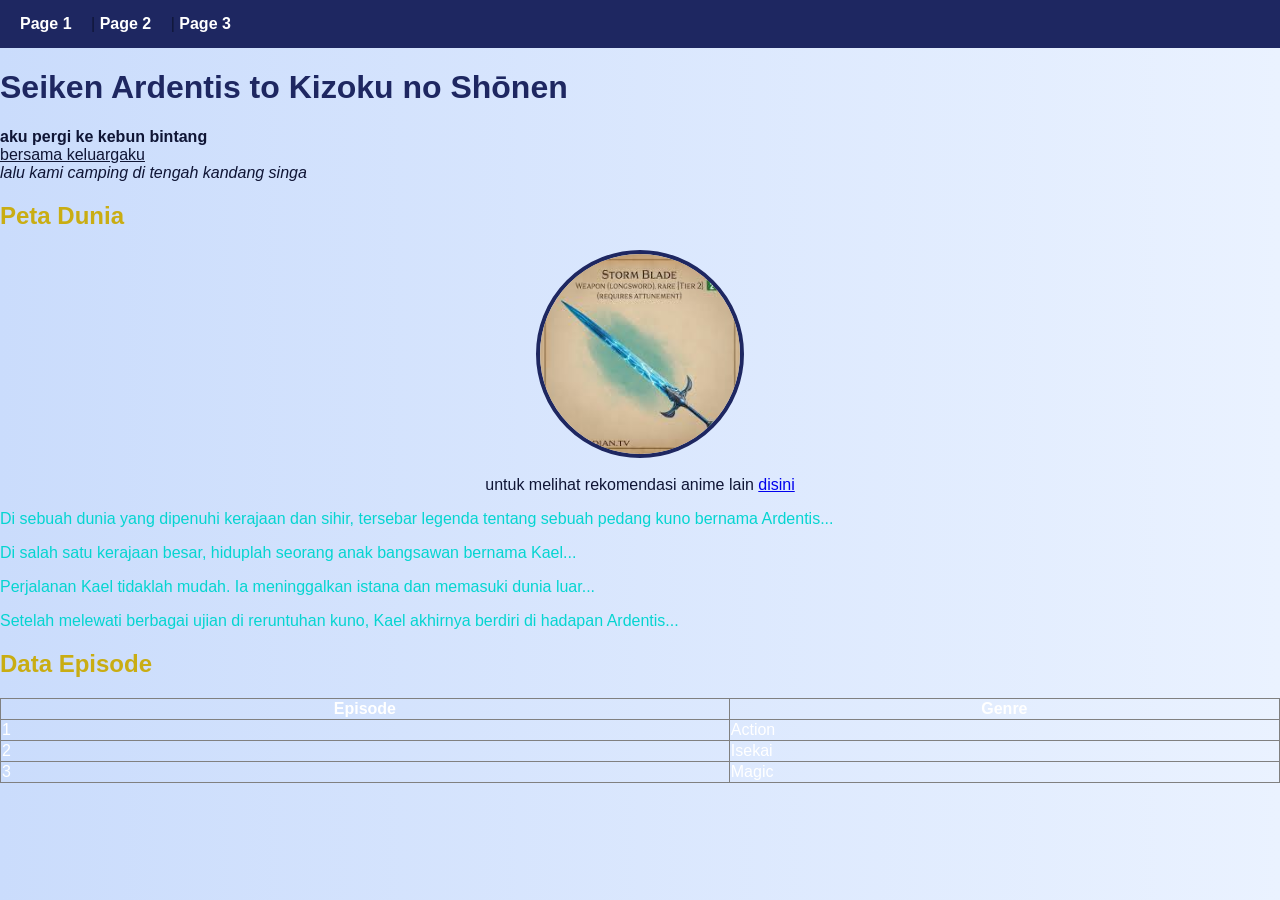
<file: images/index.html>
<html>
<head>
    <title>My first web page</title>
    <style>
    body {
        font-family: Arial, sans-serif;
        margin: 0;
        padding: 0;
        background: linear-gradient(to right, #CADCFC, #EAF2FF);
        color: #0F1535;
    }

    nav {
        background-color: #1E2761;
        padding: 15px 20px;
    }

    nav a {
        color: white;
        text-decoration: none;
        margin-right: 15px;
        font-weight: bold;
    }

    nav a:hover {
        color: #CADCFC;
    }

    .container {
        padding: 40px;
    }

    h1 {
        color: #1E2761;
    }

    img {
        border-radius: 50%;
        border: 4px solid #1E2761;
    }
</style>
</head>

<body>

    <nav>
        <a href="index.html">Page 1</a> |
        <a href="page2.html">Page 2</a> |
        <a href="page3.html">Page 3</a>
    </nav>

    <h1>
        Seiken Ardentis to Kizoku no Shōnen
    </h1>

    <b>aku pergi ke kebun bintang</b><br>
    <u>bersama keluargaku</u><br>
    <i>lalu kami camping di tengah kandang singa</i>

    <h2 style="color:rgb(201, 173, 19)">Peta Dunia</h2>

    <center>
    <img src="images/swordmagic.jpg" width="200" height="200">
    
    <br><br>

    untuk melihat rekomendasi anime lain
    <a href="https://www.haibunda.com/trending/20260429111137-93-390875/25-rekomendasi-anime-isekai-overpower-terbaik-dengan-tokoh-utama-super-kuat-tontonan-serua">
        disini
    </a>
    </center>
    <p style="color:rgb(5, 213, 209)">
        Di sebuah dunia yang dipenuhi kerajaan dan sihir, tersebar legenda tentang sebuah pedang kuno bernama Ardentis...
    </p>

    <p style="color:rgb(5, 213, 209)">
        Di salah satu kerajaan besar, hiduplah seorang anak bangsawan bernama Kael...
    </p>

    <p style="color:rgb(5, 213, 209)">
        Perjalanan Kael tidaklah mudah. Ia meninggalkan istana dan memasuki dunia luar...
    </p>

    <p style="color:rgb(5, 213, 209)">
        Setelah melewati berbagai ujian di reruntuhan kuno, Kael akhirnya berdiri di hadapan Ardentis...
    </p>

    <h2 style="color:rgb(201, 173, 19)">Data Episode</h2>

    <table border="1" style="width:100%; color:white; border-collapse:collapse;">
        <tr>
            <th>Episode</th>
            <th>Genre</th>
        </tr>
        <tr>
            <td>1</td>
            <td>Action</td>
        </tr>
        <tr>
            <td>2</td>
            <td>Isekai</td>
        </tr>
        <tr>
            <td>3</td>
            <td>Magic</td>
        </tr>
    </table>

</body>
</html>
</file>
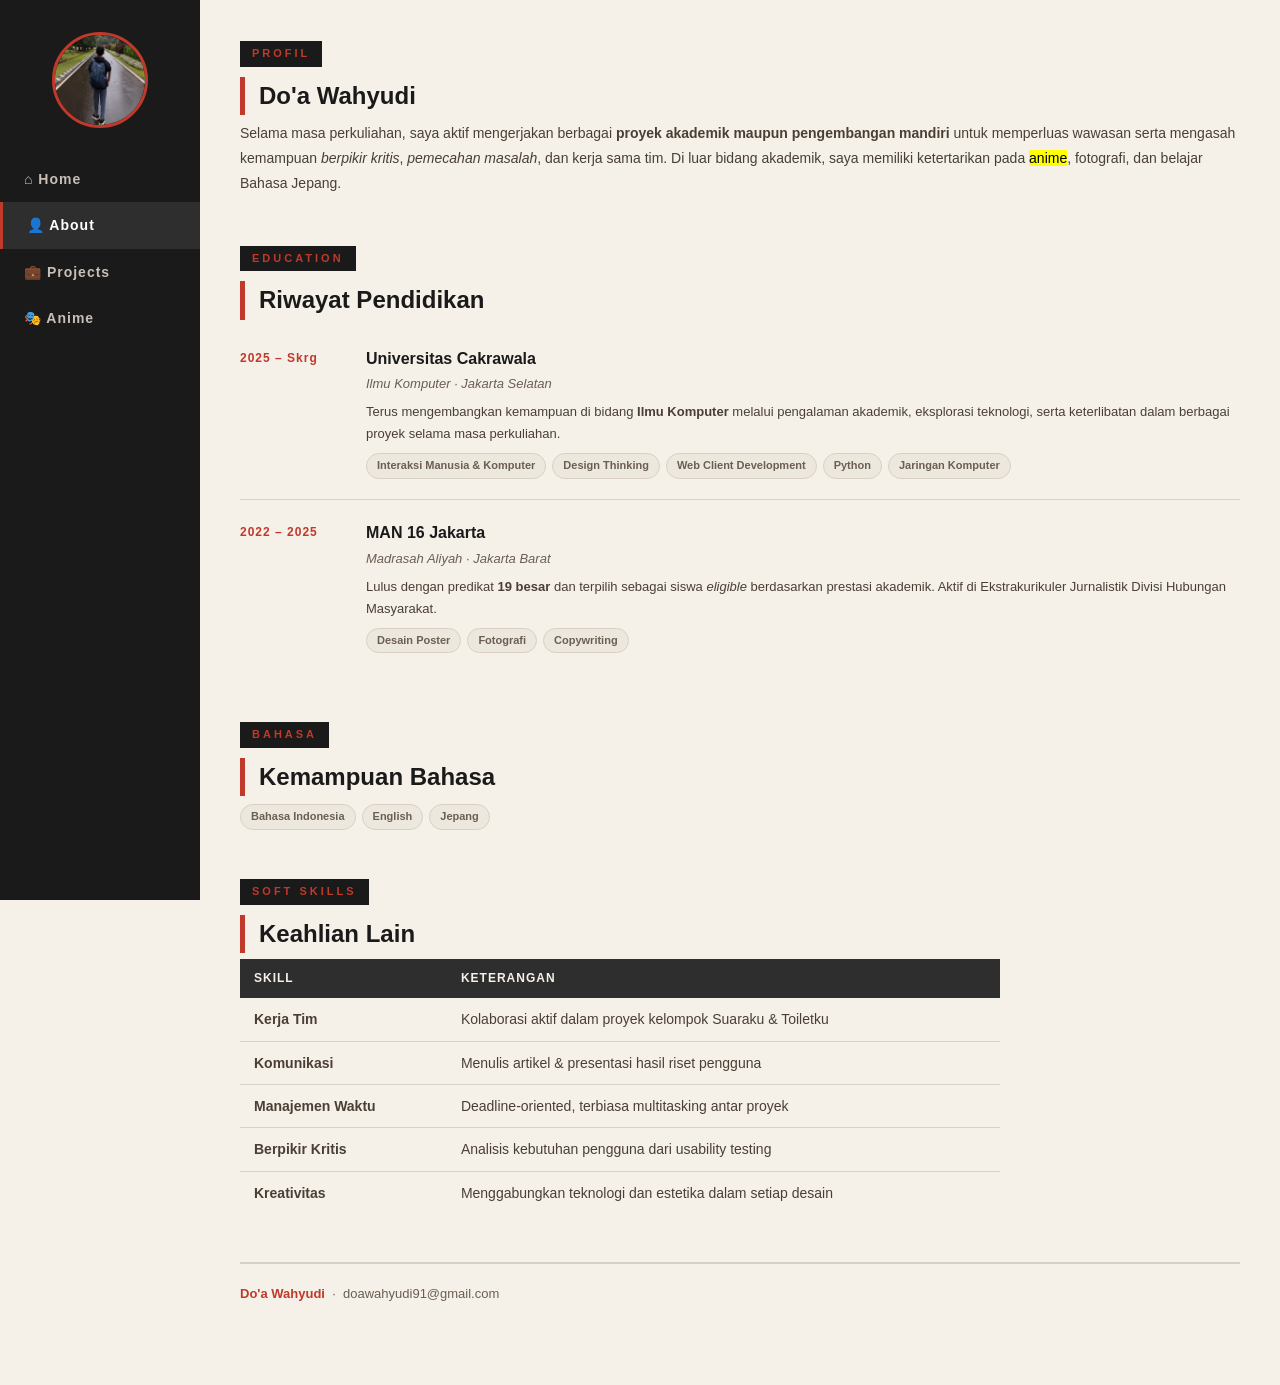
<file: about.html>
<!DOCTYPE html>
<html lang="id">
<head>
  <meta charset="UTF-8" />
  <meta name="viewport" content="width=device-width, initial-scale=1.0" />
  <title>About — Do'a Wahyudi</title>
  <link rel="stylesheet" href="style.css" />
</head>
<body class="page-about">

  <aside class="sidebar">
    <img class="sidebar-photo" src="images/belakang.jpeg" alt="Do'a Wahyudi" />
    <nav class="sidebar-nav" aria-label="Navigasi utama">
      <ul>
        <li><a href="index.html"><span aria-hidden="true">&#x2302;</span> Home</a></li>
        <li><a href="about.html" class="active" aria-current="page"> <span aria-hidden="true">&#x1F464;</span> About</a></li>
        <li><a href="projects.html"> <span aria-hidden="true">&#x1F4BC;</span> Projects</a></li>
        <li><a href="anime.html"> <span aria-hidden="true">&#x1F3AD;</span> Anime</a></li>
      </ul>
    </nav>
  </aside>

  <main class="content">
    <div class="container">

      <section>
        <span class="section-label">Profil</span>
        <h2>Do'a Wahyudi</h2>
        <div class="about-bio">
          <p>
          Selama masa perkuliahan, saya aktif mengerjakan berbagai
          <strong>proyek akademik maupun pengembangan mandiri</strong> untuk
          memperluas wawasan serta mengasah kemampuan
          <em>berpikir kritis</em>, <em>pemecahan masalah</em>, dan kerja sama tim.
          Di luar bidang akademik, saya memiliki ketertarikan pada
          <mark>anime</mark>, fotografi, dan belajar Bahasa Jepang.
          </p>  
        </div>
      </section>

      <section>
        <span class="section-label">Education</span>
        <h2>Riwayat Pendidikan</h2>

        <div class="edu-block">
          <div class="edu-year">2025 – Skrg</div>
          <div class="edu-info">
            <h3>Universitas Cakrawala</h3>
            <p class="sub">Ilmu Komputer · Jakarta Selatan</p>
            <p>
              Terus mengembangkan kemampuan di bidang <strong>Ilmu Komputer</strong>
              melalui pengalaman akademik, eksplorasi teknologi, serta keterlibatan
              dalam berbagai proyek selama masa perkuliahan.
            </p>
            <div class="tag-list">
              <span class="tag">Interaksi Manusia & Komputer</span>
              <span class="tag">Design Thinking</span>
              <span class="tag">Web Client Development</span>
              <span class="tag">Python</span>
              <span class="tag">Jaringan Komputer</span>
            </div>
          </div>
        </div>

        <div class="edu-block">
          <div class="edu-year">2022 – 2025</div>
          <div class="edu-info">
            <h3>MAN 16 Jakarta</h3>
            <p class="sub">Madrasah Aliyah · Jakarta Barat</p>
            <p>
              Lulus dengan predikat <strong>19 besar</strong> dan terpilih sebagai
              siswa <em>eligible</em> berdasarkan prestasi akademik. Aktif di
              Ekstrakurikuler Jurnalistik Divisi Hubungan Masyarakat.
            </p>
            <div class="tag-list">
              <span class="tag">Desain Poster</span>
              <span class="tag">Fotografi</span>
              <span class="tag">Copywriting</span>
            </div>
          </div>
        </div>
      </section>

      <section>
        <span class="section-label">Bahasa</span>
        <h2>Kemampuan Bahasa</h2>
        <div class="tag-list">
          <span class="tag">Bahasa Indonesia</span>
          <span class="tag">English</span>
          <span class="tag">Jepang</span>
        </div>
      </section>

      <section>
        <span class="section-label">Soft Skills</span>
        <h2>Keahlian Lain</h2>
        <div class="table-wrap">
          <table>
            <thead>
              <tr>
                <th>Skill</th>
                <th>Keterangan</th>
              </tr>
            </thead>
            <tbody>
              <tr>
                <td><strong>Kerja Tim</strong></td>
                <td>Kolaborasi aktif dalam proyek kelompok Suaraku & Toiletku</td>
              </tr>
              <tr>
                <td><strong>Komunikasi</strong></td>
                <td>Menulis artikel & presentasi hasil riset pengguna</td>
              </tr>
              <tr>
                <td><strong>Manajemen Waktu</strong></td>
                <td>Deadline-oriented, terbiasa multitasking antar proyek</td>
              </tr>
              <tr>
                <td><strong>Berpikir Kritis</strong></td>
                <td>Analisis kebutuhan pengguna dari usability testing</td>
              </tr>
              <tr>
                <td><strong>Kreativitas</strong></td>
                <td>Menggabungkan teknologi dan estetika dalam setiap desain</td>
              </tr>
            </tbody>
          </table>
        </div>
      </section>

      <footer>
        <strong>Do'a Wahyudi</strong> &nbsp;·&nbsp; doawahyudi91@gmail.com
      </footer>

    </div>
  </main>

</body>
</html>
</file>
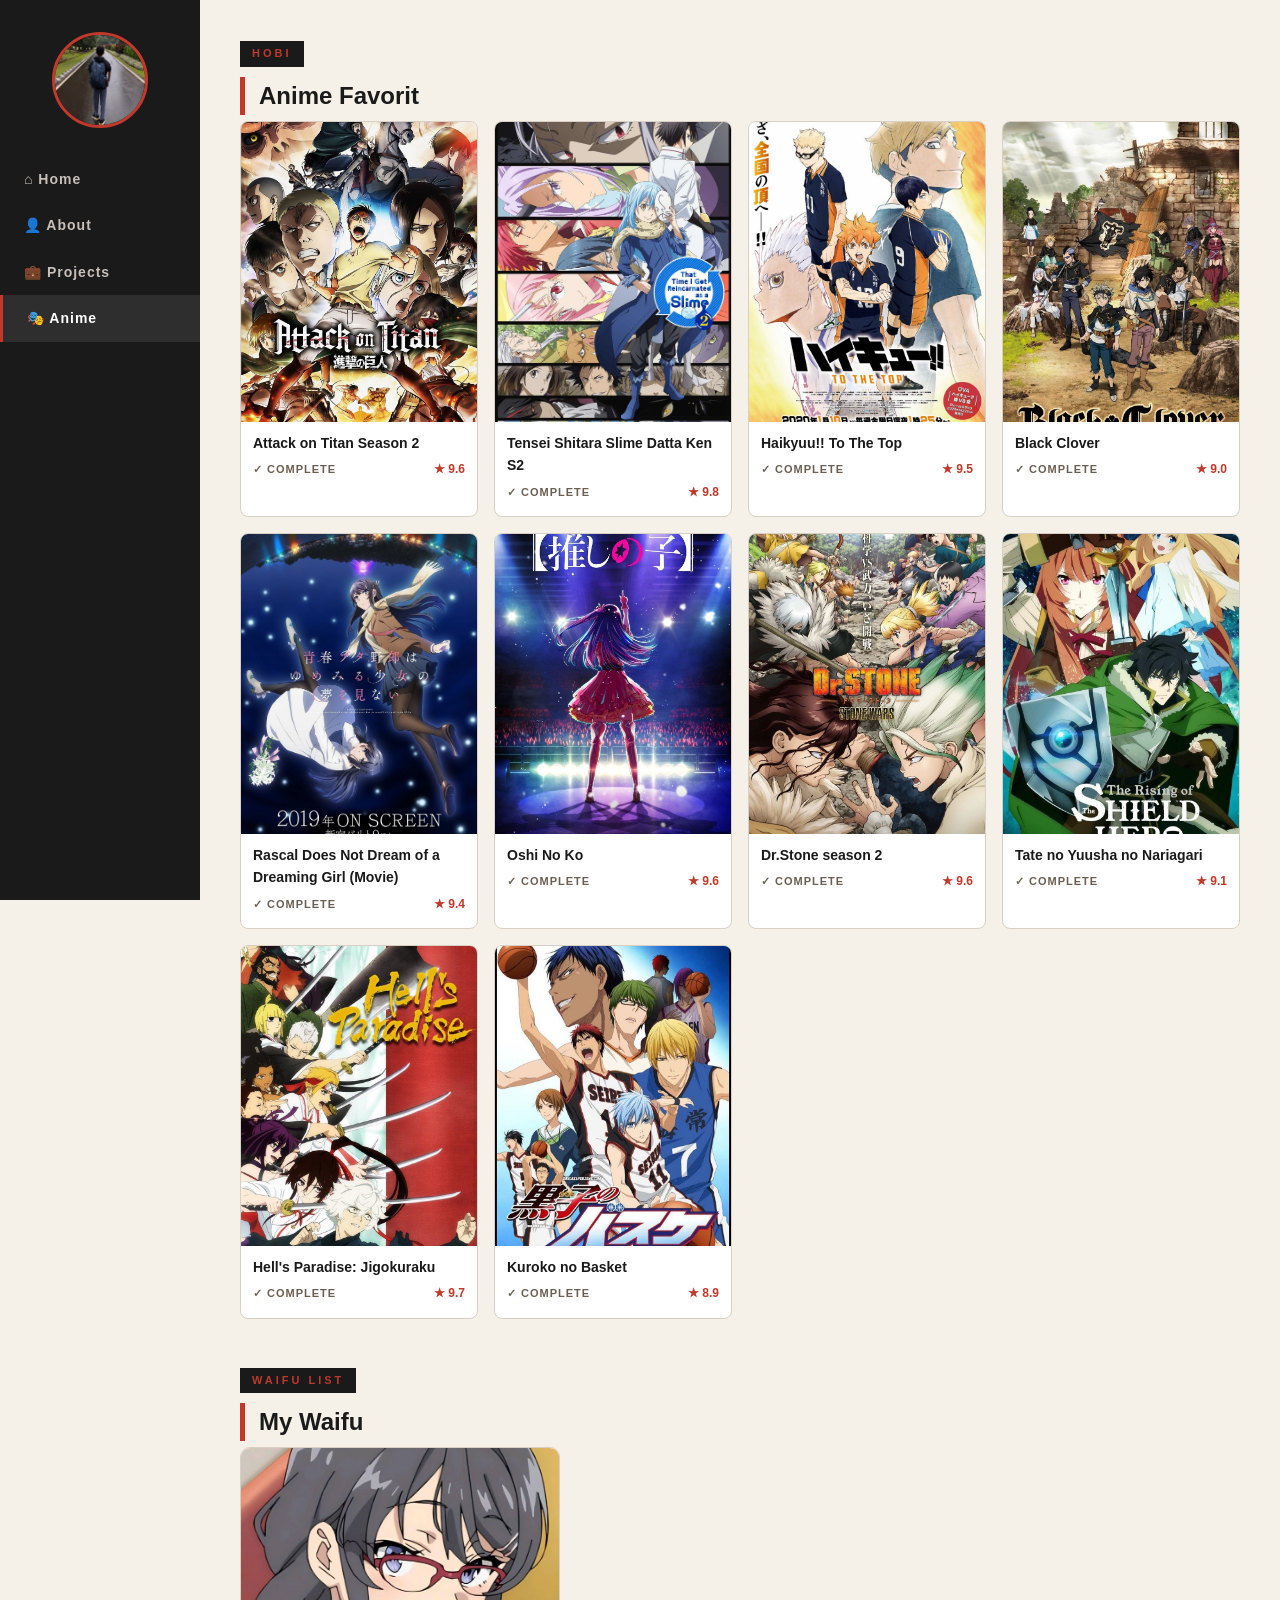
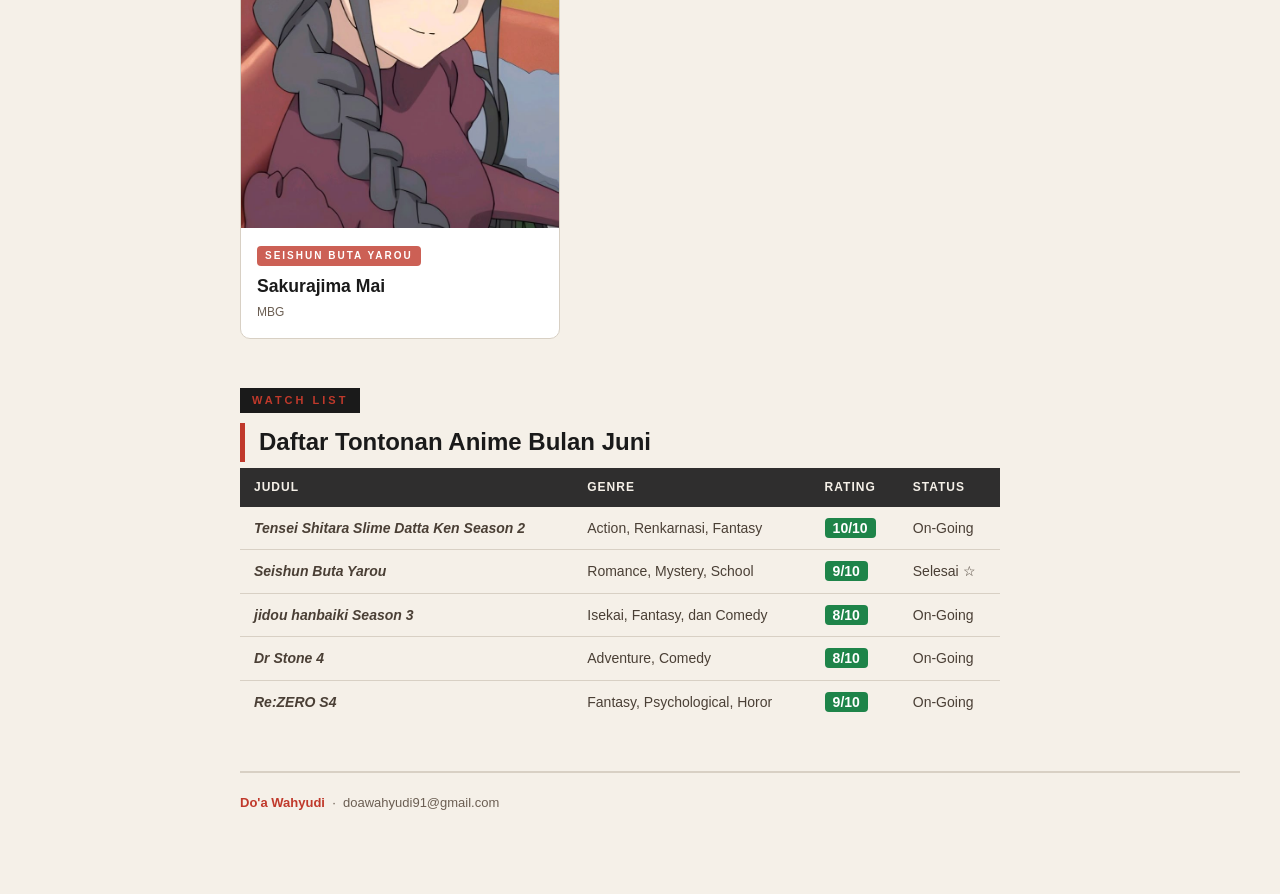
<file: anime.html>
<!DOCTYPE html>
<html lang="id">
<head>
  <meta charset="UTF-8" />
  <meta name="viewport" content="width=device-width, initial-scale=1.0" />
  <title>Anime — Do'a Wahyudi</title>
  <link rel="stylesheet" href="style.css" />
</head>
<body class="page-anime">

  <aside class="sidebar">
    <img class="sidebar-photo" src="images/belakang.jpeg" alt="Do'a Wahyudi" />
    <nav class="sidebar-nav" aria-label="Navigasi utama">
      <ul>
        <li><a href="index.html"><span aria-hidden="true">&#x2302;</span> Home</a></li>
        <li><a href="about.html"> <span aria-hidden="true">&#x1F464;</span> About</a></li>
        <li><a href="projects.html"> <span aria-hidden="true">&#x1F4BC;</span> Projects</a></li>
        <li><a href="anime.html" class="active" aria-current="page"> <span aria-hidden="true">&#x1F3AD;</span> Anime</a></li>
      </ul>
    </nav>
  </aside>

  <main class="content">
    <div class="container">

      <section>
        <span class="section-label">Hobi</span>
        <h2>Anime Favorit</h2>
        <div class="anime-grid">

          <article class="anime-card">
            <a href="https://myanimelist.net/anime/25777/Shingeki_no_Kyojin_Season_2" target="_blank" rel="noopener noreferrer">
              <img class="anime-img" src="images/aot.jpg" alt="Attack on Titan S2" />
              <div class="anime-info">
                <p class="anime-title">Attack on Titan Season 2</p>
                <div class="anime-meta">
                  <span class="anime-status">✓ Complete</span>
                  <span class="anime-rating">★ 9.6</span>
                </div>
              </div>
            </a>
          </article>

          <article class="anime-card">
            <a href="https://myanimelist.net/anime/41487/Tensei_shitara_Slime_Datta_Ken_2nd_Season_Part_2" target="_blank" rel="noopener noreferrer">
              <img class="anime-img" src="images/rimurus2.jpg" alt="Tensei Slime S2" />
              <div class="anime-info">
                <p class="anime-title">Tensei Shitara Slime Datta Ken S2</p>
                <div class="anime-meta">
                  <span class="anime-status">✓ Complete</span>
                  <span class="anime-rating">★ 9.8</span>
                </div>
              </div>
            </a>
          </article>

          <article class="anime-card">
            <a href="https://myanimelist.net/anime/40776/Haikyuu_To_the_Top_Part_2" target="_blank" rel="noopener noreferrer">
              <img class="anime-img" src="images/haikyuus4.jpg" alt="Haikyuu To The Top" />
              <div class="anime-info">
                <p class="anime-title">Haikyuu!! To The Top</p>
                <div class="anime-meta">
                  <span class="anime-status">✓ Complete</span>
                  <span class="anime-rating">★ 9.5</span>
                </div>
              </div>
            </a>
          </article>

          <article class="anime-card">
            <a href="https://myanimelist.net/anime/34572/Black_Clover" target="_blank" rel="noopener noreferrer">
              <img class="anime-img" src="images/blackclover.jpg" alt="Black Clover" />
              <div class="anime-info">
                <p class="anime-title">Black Clover</p>
                <div class="anime-meta">
                  <span class="anime-status">✓ Complete</span>
                  <span class="anime-rating">★ 9.0</span>
                </div>
              </div>
            </a>
          </article>

          <article class="anime-card">
            <a href="https://myanimelist.net/anime/38329/Seishun_Buta_Yarou_wa_Yumemiru_Shoujo_no_Yume_wo_Minai" target="_blank" rel="noopener noreferrer">
              <img class="anime-img" src="images/rascal.jpg" alt="Rascal" />
              <div class="anime-info">
                <p class="anime-title">Rascal Does Not Dream of a Dreaming Girl (Movie)</p>
                <div class="anime-meta">
                  <span class="anime-status">✓ Complete</span>
                  <span class="anime-rating">★ 9.4</span>
                </div>
              </div>
            </a>
          </article>

          <article class="anime-card">
            <a href="https://myanimelist.net/anime/52034/Oshi_no_Ko" target="_blank" rel="noopener noreferrer">
              <img class="anime-img" src="images/oshinoko.jpg" alt="Oshi No Ko" />
              <div class="anime-info">
                <p class="anime-title">Oshi No Ko</p>
                <div class="anime-meta">
                  <span class="anime-status">✓ Complete</span>
                  <span class="anime-rating">★ 9.6</span>
                </div>
              </div>
            </a>
          </article>

          <article class="anime-card">
            <a href="https://myanimelist.net/anime/40852/Dr_Stone__Stone_Wars?q=dr%20stone%20s2&cat=anime" target="_blank" rel="noopener noreferrer">
              <img class="anime-img" src="images/Drstones2.jpg" alt="Dr.Stone season 2" />
              <div class="anime-info">
                <p class="anime-title">Dr.Stone season 2</p>
                <div class="anime-meta">
                  <span class="anime-status">✓ Complete</span>
                  <span class="anime-rating">★ 9.6</span>
                </div>
              </div>
            </a>
          </article>

          <article class="anime-card">
            <a href="https://myanimelist.net/anime/35790/Tate_no_Yuusha_no_Nariagari" target="_blank" rel="noopener noreferrer">
              <img class="anime-img" src="images/tate.jpg" alt="Tate no Yuusha no Nariagari" />
              <div class="anime-info">
                <p class="anime-title">Tate no Yuusha no Nariagari</p>
                <div class="anime-meta">
                  <span class="anime-status">✓ Complete</span>
                  <span class="anime-rating">★ 9.1</span>
                </div>
              </div>
            </a>
          </article>

          <article class="anime-card">
            <a href="https://myanimelist.net/anime/46569/Jigokuraku?q=jigo&cat=anime" target="_blank" rel="noopener noreferrer">
              <img class="anime-img" src="images/jigroku.jpg" alt="Hell's Paradise: Jigokuraku" />
              <div class="anime-info">
                <p class="anime-title">Hell's Paradise: Jigokuraku</p>
                <div class="anime-meta">
                  <span class="anime-status">✓ Complete</span>
                  <span class="anime-rating">★ 9.7</span>
                </div>
              </div>
            </a>
          </article>

          <article class="anime-card">
            <a href="https://myanimelist.net/anime/11771/Kuroko_no_Basket" target="_blank" rel="noopener noreferrer">
              <img class="anime-img" src="images/kuroko.jpg" alt="Kuroko no Basket" />
              <div class="anime-info">
                <p class="anime-title">Kuroko no Basket</p>
                <div class="anime-meta">
                  <span class="anime-status">✓ Complete</span>
                  <span class="anime-rating">★ 8.9</span>
                </div>
              </div>
            </a>
          </article>

        </div>
      </section>

      <section>
        <span class="section-label">Waifu List</span>
        <h2>My Waifu</h2>
        <article class="waifu-card">
          <img class="waifu-img" src="images/waifu.jpg" alt="Sakurajima Mai" />
          <div class="waifu-info">
            <span class="tier-badge">Seishun Buta Yarou</span>
            <p class="waifu-name">Sakurajima Mai</p>
            <p class="waifu-from">MBG</p>
          </div>
        </article>
      </section>

      <section>
        <span class="section-label">Watch List</span>
        <h2>Daftar Tontonan Anime Bulan Juni</h2>
        <div class="table-wrap">
          <table class="watch-list">
            <thead>
              <tr>
                <th>Judul</th>
                <th>Genre</th>
                <th>Rating</th>
                <th>Status</th>
              </tr>
            </thead>
            <tbody>
              <tr>
                <td><strong><i>Tensei Shitara Slime Datta Ken Season 2</i></strong></td>
                <td>Action, Renkarnasi, Fantasy</td>
                <td><mark>10/10</mark></td>
                <td>On-Going</td>
              </tr>
              <tr>
                <td><strong><i>Seishun Buta Yarou</i></strong></td>
                <td>Romance, Mystery, School</td>
                <td><mark>9/10</mark></td>
                <td>Selesai &#x2606;</td>
              </tr>
              <tr>
                <td><strong><i>jidou hanbaiki Season 3</i></strong></td>
                <td>Isekai, Fantasy, dan Comedy</td>
                <td><mark>8/10</mark></td>
                <td>On-Going</td>
              </tr>
              <tr>
                <td><strong><i>Dr Stone 4</i></strong></td>
                <td>Adventure, Comedy</td>
                <td><mark>8/10</mark></td>
                <td>On-Going</td>
              </tr>
              <tr>
                <td><strong><i>Re:ZERO S4</i></strong></td>
                <td>Fantasy, Psychological, Horor</td>
                <td><mark>9/10</mark></td>
                <td>On-Going</td>
              </tr>
            </tbody>
          </table>
        </div>
      </section>

      <footer>
        <strong>Do'a Wahyudi</strong> &nbsp;·&nbsp; doawahyudi91@gmail.com
      </footer>

    </div>
  </main>

</body>
</html>
</file>
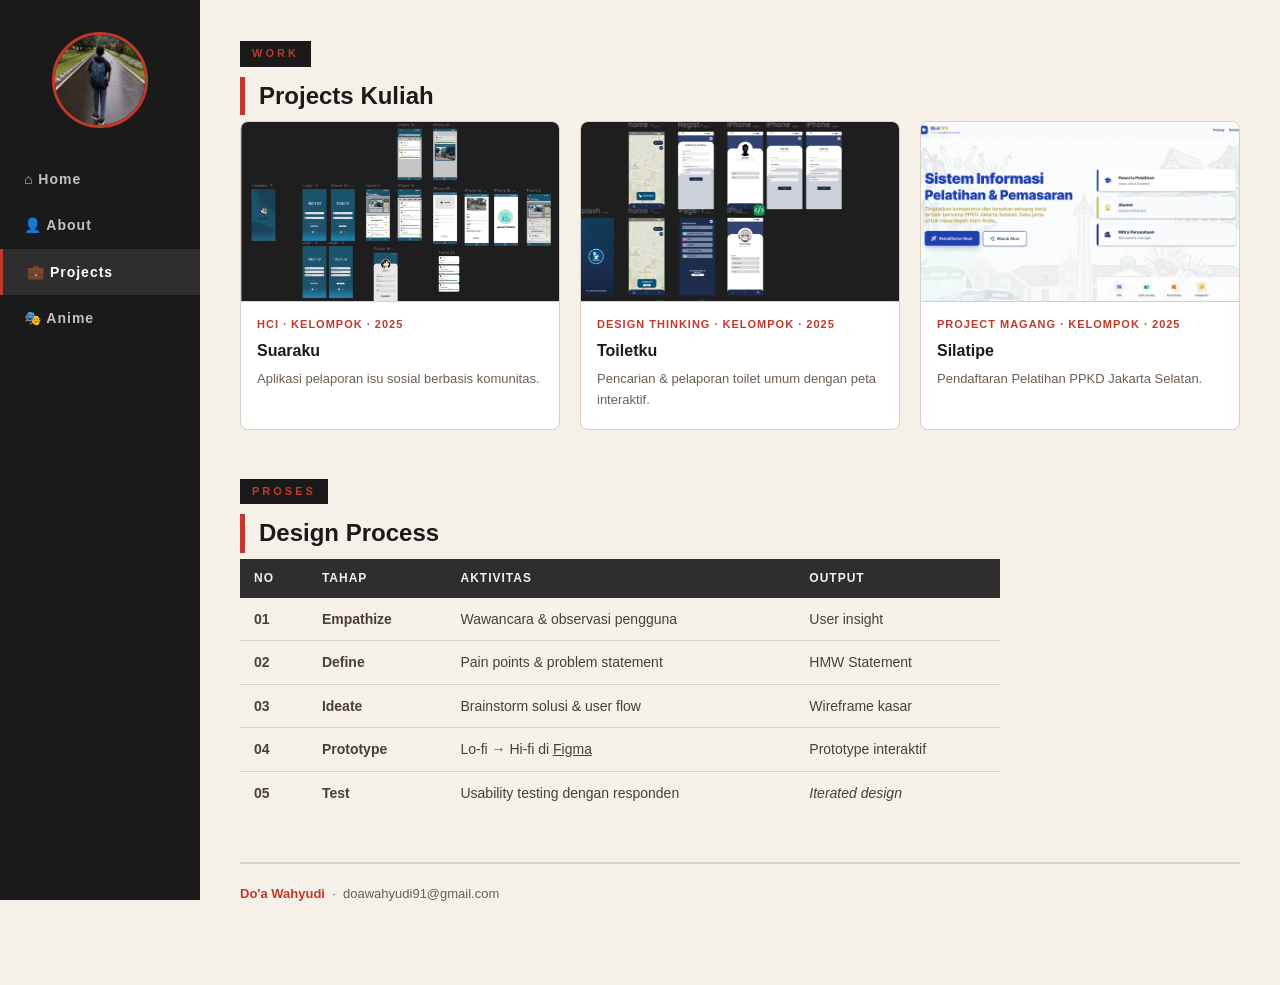
<file: projects.html>
<!DOCTYPE html>
<html lang="id">
<head>
  <meta charset="UTF-8" />
  <meta name="viewport" content="width=device-width, initial-scale=1.0" />
  <title>Projects — Do'a Wahyudi</title>
  <link rel="stylesheet" href="style.css" />
</head>
<body class="page-projects">

  <aside class="sidebar">
    <img class="sidebar-photo" src="images/belakang.jpeg" alt="Do'a Wahyudi" />
    <nav class="sidebar-nav" aria-label="Navigasi utama">
      <ul>
        <li><a href="index.html"><span aria-hidden="true">&#x2302;</span> Home</a></li>
        <li><a href="about.html"> <span aria-hidden="true">&#x1F464;</span> About</a></li>
        <li><a href="projects.html" class="active" aria-current="page"> <span aria-hidden="true">&#x1F4BC;</span> Projects</a></li> 
        <li><a href="anime.html"> <span aria-hidden="true">&#x1F3AD;</span> Anime</a></li>
      </ul>
    </nav>
  </aside>

  <main class="content">
    <div class="container">

      <section>
        <span class="section-label">Work</span>
        <h2>Projects Kuliah</h2>
        <div class="project-grid">

          <article class="project-card">
            <img class="project-img" src="images/suaraku.png" alt="Suaraku" />
            <div class="project-body">
              <p class="project-tag">HCI · Kelompok · 2025</p>
              <p class="project-title">Suaraku</p>
              <p class="project-desc">
                Aplikasi pelaporan isu sosial berbasis komunitas.
              </p>
            </div>
          </article>

          <article class="project-card">
            <img class="project-img" src="images/toiletku.png" alt="Toiletku" />
            <div class="project-body">
              <p class="project-tag">Design Thinking · Kelompok · 2025</p>
              <p class="project-title">Toiletku</p>
              <p class="project-desc">
                Pencarian &amp; pelaporan toilet umum dengan peta interaktif.
              </p>
            </div>
          </article>

          <article class="project-card">
            <img class="project-img" src="images/Silatipe.png" alt="Silatipe" />
            <div class="project-body">
              <p class="project-tag">Project Magang · Kelompok · 2025</p>
              <p class="project-title">Silatipe
              </p>
              <p class="project-desc">
                Pendaftaran Pelatihan PPKD Jakarta Selatan.
              </p>
            </div>
          </article>

        </div>
      </section>

      <section>
        <span class="section-label">Proses</span>
        <h2>Design Process</h2>
        <div class="table-wrap">
          <table>
            <thead>
              <tr>
                <th>NO</th>
                <th>Tahap</th>
                <th>Aktivitas</th>
                <th>Output</th>
              </tr>
            </thead>
            <tbody>
              <tr>
                <td><b>01</b></td>
                <td><strong>Empathize</strong></td>
                <td>Wawancara &amp; observasi pengguna</td>
                <td>User insight</td>
              </tr>
              <tr>
                <td><b>02</b></td>
                <td><strong>Define</strong></td>
                <td>Pain points &amp; problem statement</td>
                <td>HMW Statement</td>
              </tr>
              <tr>
                <td><b>03</b></td>
                <td><strong>Ideate</strong></td>
                <td>Brainstorm solusi &amp; user flow</td>
                <td>Wireframe kasar</td>
              </tr>
              <tr>
                <td><b>04</b></td>
                <td><strong>Prototype</strong></td>
                <td>Lo-fi → Hi-fi di <u>Figma</u></td>
                <td>Prototype interaktif</td>
              </tr>
              <tr>
                <td><b>05</b></td>
                <td><strong>Test</strong></td>
                <td>Usability testing dengan responden</td>
                <td><em>Iterated design</em></td>
              </tr>
            </tbody>
          </table>
        </div>
      </section>

      <footer>
        <strong>Do'a Wahyudi</strong> &nbsp;·&nbsp; doawahyudi91@gmail.com
      </footer>

    </div>
  </main>

</body>
</html>
</file>
<file: style.css>
* {
  box-sizing: border-box;
  margin: 0;
  padding: 0;
}

body {
  font-family: Arial, sans-serif;
  font-size: 15px;
  background-color: #F5F0E8;
  color: #1A1A1A;
  line-height: 1.6;
  display: flex;
  min-height: 100vh;
}

.sidebar {
  width: 200px;
  min-height: 100vh;
  background-color: #1A1A1A;
  display: flex;
  flex-direction: column;
  padding: 32px 0 24px;
  position: fixed;
  top: 0;
  left: 0;
}

.sidebar-photo {
  width: 96px;
  height: 96px;
  border-radius: 50%;
  object-fit: cover;
  border: 3px solid #C0392B;
  display: block;
  margin: 0 auto 28px;
}

.sidebar-nav ul {
  list-style: none;
}

.sidebar-nav ul li a {
  display: block;
  padding: 12px 24px;
  color: #C8C0B8;
  text-decoration: none;
  font-size: 14px;
  font-weight: bold;
  letter-spacing: 1px;
}

.sidebar-nav ul li a:hover,
.sidebar-nav ul li a.active {
  background-color: #2E2E2E;
  color: #FFFFFF;
  border-left: 3px solid #C0392B;
}

.content {
  margin-left: 200px;
  flex: 1;
  min-width: 0;
  padding: 40px 40px 80px;
}

.container {
  width: 100%;
  margin: 0 auto;
}

.page-home     .container { max-width: 1100px; }
.page-about    .container { max-width: 1100px; }
.page-projects .container { max-width: 1100px; }
.page-anime    .container { max-width: 1100px; }

section {
  margin-bottom: 48px;
}

.section-label {
  font-size: 11px;
  font-weight: bold;
  letter-spacing: 3px;
  text-transform: uppercase;
  color: #C0392B;
  background-color: #1A1A1A;
  display: inline-block;
  padding: 4px 12px;
  margin-bottom: 10px;
}

section h2 {
  font-size: 1.5rem;
  color: #1A1A1A;
  margin-bottom: 6px;
  border-left: 5px solid #C0392B;
  padding-left: 14px;
}

.about-flex {
  display: flex;
  flex-wrap: wrap;
  gap: 28px;
  align-items: flex-start;
  margin-top: 20px;
}

.about-photo-wrap {
  flex: 0 0 auto;
}

.about-photo {
  width: 120px;
  height: 120px;
  border-radius: 50%;
  object-fit: cover;
  border: 3px solid #C0392B;
  display: block;
}

.about-bio {
  flex: 1 1 200px;
}

.about-bio h3 {
  font-size: 1.4rem;
  font-weight: bold;
  color: #1A1A1A;
  margin-bottom: 4px;
}

.about-bio .role {
  font-size: 13px;
  color: #C0392B;
  font-weight: bold;
  letter-spacing: 1px;
  text-transform: uppercase;
  margin-bottom: 12px;
}

.about-bio p {
  font-size: 14px;
  color: #4A3F35;
  line-height: 1.8;
}

.edu-block {
  display: flex;
  flex-wrap: wrap;
  gap: 16px;
  padding: 20px 0;
  border-bottom: 1px solid #D8D0C4;
}

.edu-block:last-child {
  border-bottom: none;
}

.edu-year {
  flex: 0 0 110px;
  font-size: 12px;
  font-weight: bold;
  letter-spacing: 1px;
  color: #C0392B;
  padding-top: 3px;
}

.edu-info {
  flex: 1 1 200px;
}

.edu-info h3 {
  font-size: 1rem;
  font-weight: bold;
  color: #1A1A1A;
  margin-bottom: 2px;
}

.edu-info .sub {
  font-size: 13px;
  color: #6B5E52;
  font-style: italic;
  margin-bottom: 6px;
}

.edu-info p {
  font-size: 13px;
  color: #4A3F35;
  line-height: 1.7;
}


.tag-list {
  display: flex;
  flex-wrap: wrap;
  gap: 6px;
  margin-top: 8px;
}

.tag {
  font-size: 11px;
  font-weight: bold;
  padding: 3px 10px;
  border: 1px solid #D8D0C4;
  border-radius: 20px;
  color: #6B5E52;
  background-color: #EDE8DE;
}

.skill-grid {
  display: flex;
  flex-wrap: wrap;
  gap: 12px;
}

.skill-item {
  display: flex;
  flex-direction: column;
  align-items: center;
  gap: 6px;
}

.skill-box {
  width: 60px;
  height: 60px;
  background-color: #FFFFFF;
  border: 1px solid #D8D0C4;
  border-radius: 10px;
  display: flex;
  align-items: center;
  justify-content: center;
}

.skill-box:hover {
  border-color: #C0392B;
}

.skill-box img {
  width: 34px;
  height: 34px;
  object-fit: contain;
}

.skill-item span {
  font-size: 11px;
  font-weight: bold;
  color: #6B5E52;
  letter-spacing: 0.5px;
  text-align: center;
}

.project-grid {
  display: grid;
  grid-template-columns: repeat(auto-fill, minmax(280px, 1fr));
  gap: 20px;
}

.project-card {
  min-width: 0;
  background-color: #FFFFFF;
  border: 1px solid #D8D0C4;
  border-radius: 8px;
  overflow: hidden;
}

.project-card:hover {
  border-color: #C0392B;
}

.project-img-placeholder {
  width: 100%;
  height: 150px;
  background-color: #E8E0D5;
  display: flex;
  align-items: center;
  justify-content: center;
  font-size: 13px;
  color: #9A8878;
  font-style: italic;
  border-bottom: 1px solid #D8D0C4;
}

/* Gambar proyek memenuhi lebar kartu & dipotong rapi (cover) supaya
   semua kartu punya tinggi gambar yang sama, terlepas dari ukuran asli. */
.project-img {
  width: 100%;
  height: 180px;
  object-fit: cover;
  display: block;
  border-bottom: 1px solid #D8D0C4;
}

.project-body {
  padding: 14px 16px 18px;
}

.project-tag {
  font-size: 11px;
  font-weight: bold;
  letter-spacing: 1px;
  text-transform: uppercase;
  color: #C0392B;
  margin-bottom: 4px;
}

.project-title {
  font-size: 1rem;
  font-weight: bold;
  color: #1A1A1A;
  margin-bottom: 6px;
}

.project-desc {
  font-size: 13px;
  color: #6B5E52;
  line-height: 1.6;
}

.table-wrap {
  overflow-x: auto;
  max-width: 760px;
}

table {
  width: 100%;
  border-collapse: collapse;
  font-size: 14px;
}

thead tr {
  background-color: rgba(26, 26, 26, 0.9);
  color: #F5F0E8;
}

th {
  font-size: 12px;
  font-weight: bold;
  letter-spacing: 1px;
  text-transform: uppercase;
  padding: 10px 14px;
  text-align: left;
}

td {
  padding: 10px 14px;
  border-bottom: 1px solid #D8D0C4;
  color: #4A3F35;
}

tr:last-child td {
  border-bottom: none;
}

tbody tr:hover td {
  background-color: #EDE8DE;
}

.watch-list mark {
  background-color: #1E8449;
  color: #ffffff;
  font-weight: bold;
  padding: 2px 8px;
  border-radius: 4px;
}

.anime-grid {
  display: grid;
  grid-template-columns: repeat(auto-fill, minmax(200px, 1fr));
  gap: 16px;
}

.anime-card {
  min-width: 0;
  background-color: #FFFFFF;
  border: 1px solid #D8D0C4;
  border-radius: 8px;
  overflow: hidden;
}

.anime-card:hover {
  border-color: #C0392B;
}

/* <a> diubah jadi block agar memenuhi seluruh kartu. */
.anime-card > a {
  display: block;
  text-decoration: none;
  color: inherit;
}

.anime-img {
  width: 100%;
  height: 300px;
  object-fit: cover;
  display: block;
}

.anime-info {
  padding: 10px 12px 14px;
}

.anime-title {
  font-size: 14px;
  font-weight: bold;
  color: #1A1A1A;
  margin-bottom: 6px;
}

.anime-meta {
  display: flex;
  align-items: center;
  justify-content: space-between;
}

.anime-status {
  font-size: 11px;
  font-weight: bold;
  letter-spacing: 1px;
  text-transform: uppercase;
  color: #6B5E52;
}

.anime-rating {
  font-size: 12px;
  font-weight: bold;
  color: #C0392B;
}

.waifu-card {
  width: 100%;
  max-width: 320px;
  background-color: #FFFFFF;
  border: 1px solid #D8D0C4;
  border-radius: 10px;
  overflow: hidden;
}

.waifu-card:hover {
  border-color: #C0392B;
}

.waifu-img {
  width: 100%;
  height: 380px;
  object-fit: cover;
  display: block;
}

.waifu-info {
  padding: 14px 16px 16px;
}

.tier-badge {
  display: inline-block;
  background-color: #C0392B;
  opacity: 0.8;
  color: #FFFFFF;
  font-size: 10px;
  font-weight: bold;
  letter-spacing: 2px;
  text-transform: uppercase;
  padding: 2px 8px;
  border-radius: 4px;
  margin-bottom: 6px;
}

.waifu-name {
  font-size: 1.1rem;
  font-weight: bold;
  color: #1A1A1A;
  margin-bottom: 2px;
}

.waifu-from {
  font-size: 12px;
  color: #6B5E52;
}

footer {
  margin-top: 48px;
  padding-top: 20px;
  border-top: 2px solid #D8D0C4;
  font-size: 13px;
  color: #6B5E52;
}

footer strong {
  color: #C0392B;
}


/* Tablet: sidebar & padding sedikit menyempit. */
@media (max-width: 900px) {
  .sidebar {
    width: 170px;
  }

  .content {
    margin-left: 170px;
    padding: 32px 28px 72px;
  }
}

@media (max-width: 600px) {
  body {
    flex-direction: column;
  }

  .sidebar {
    width: 100%;
    min-height: auto;
    position: relative;
    padding: 14px 16px;
    flex-direction: row;
    flex-wrap: wrap;
    align-items: center;
    gap: 10px 14px;
  }

  .sidebar-photo {
    width: 44px;
    height: 44px;
    margin: 0;
  }

  .sidebar-nav {
    flex: 1 1 auto;
  }

  .sidebar-nav ul {
    display: flex;
    flex-wrap: wrap;
    gap: 4px;
  }

  .sidebar-nav ul li a {
    padding: 8px 12px;
  }

  .content {
    margin-left: 0;
    padding: 24px 20px 60px;
  }
}
</file>
